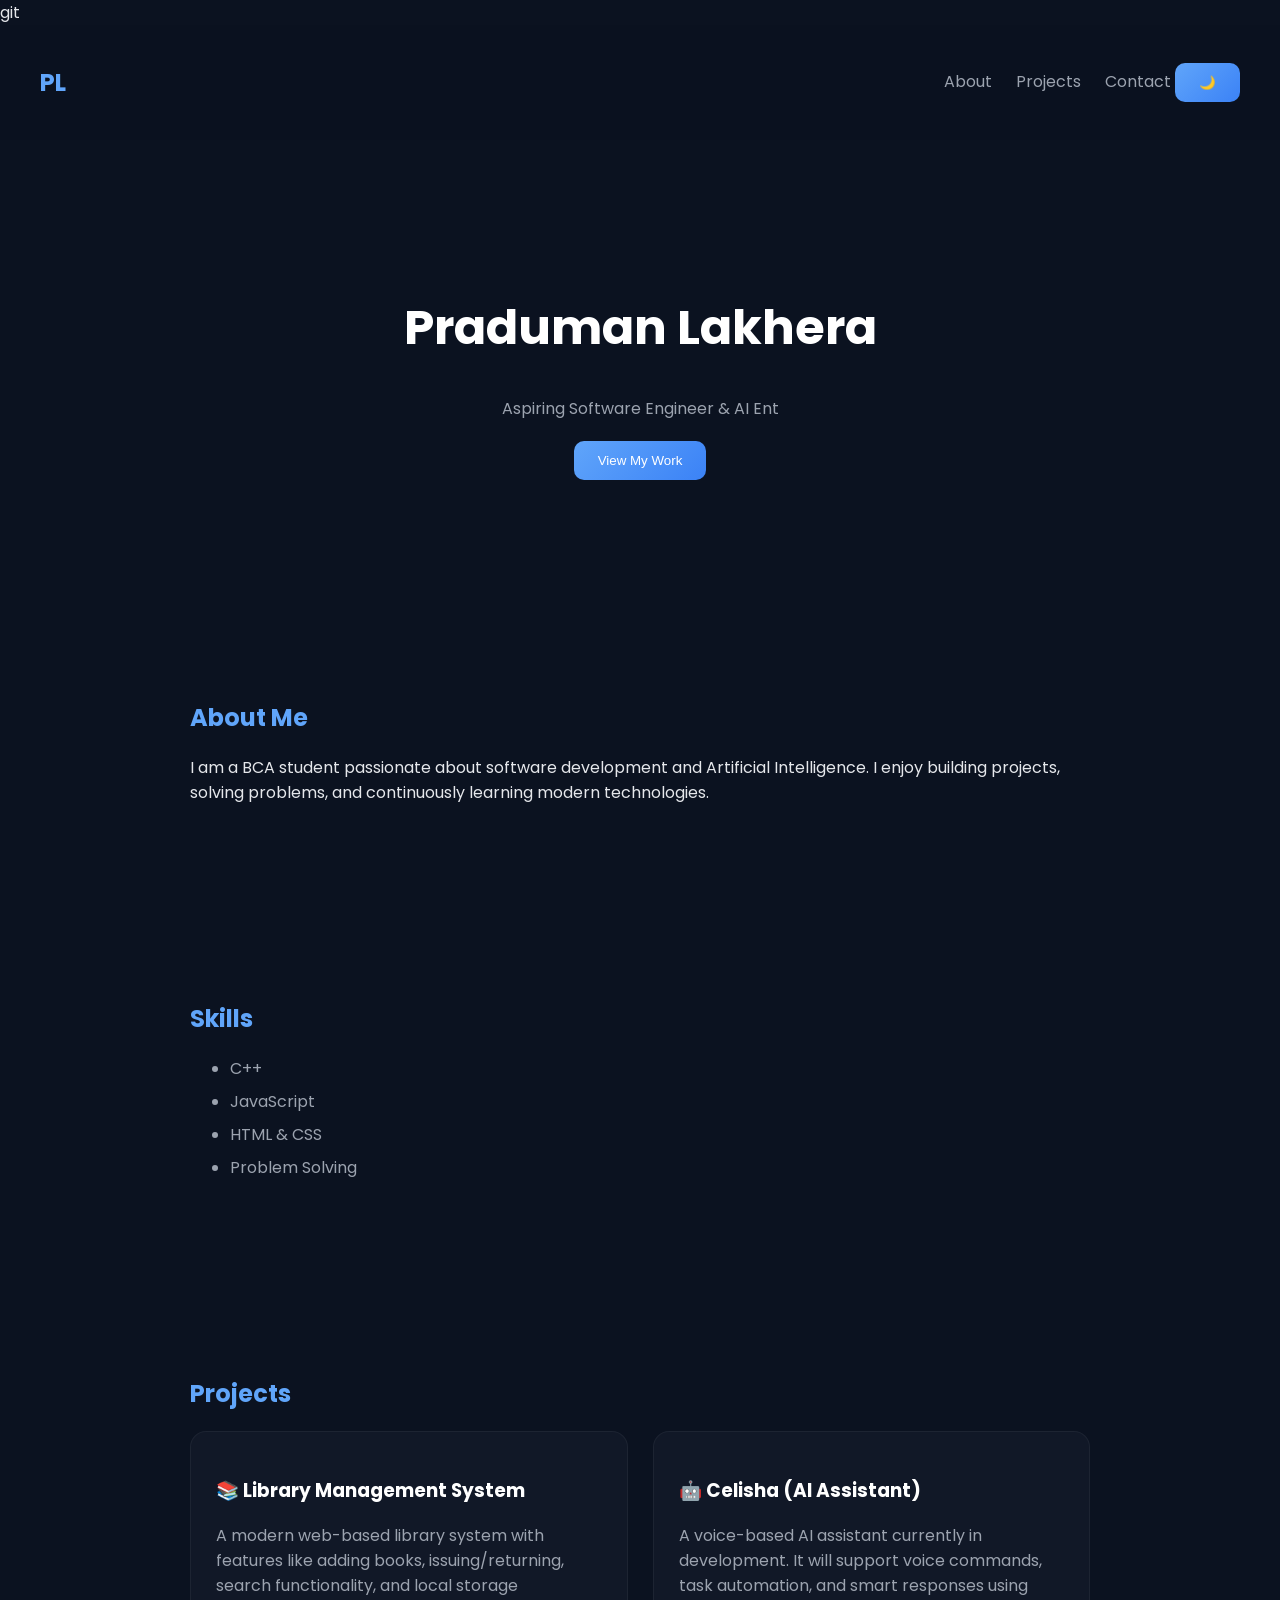
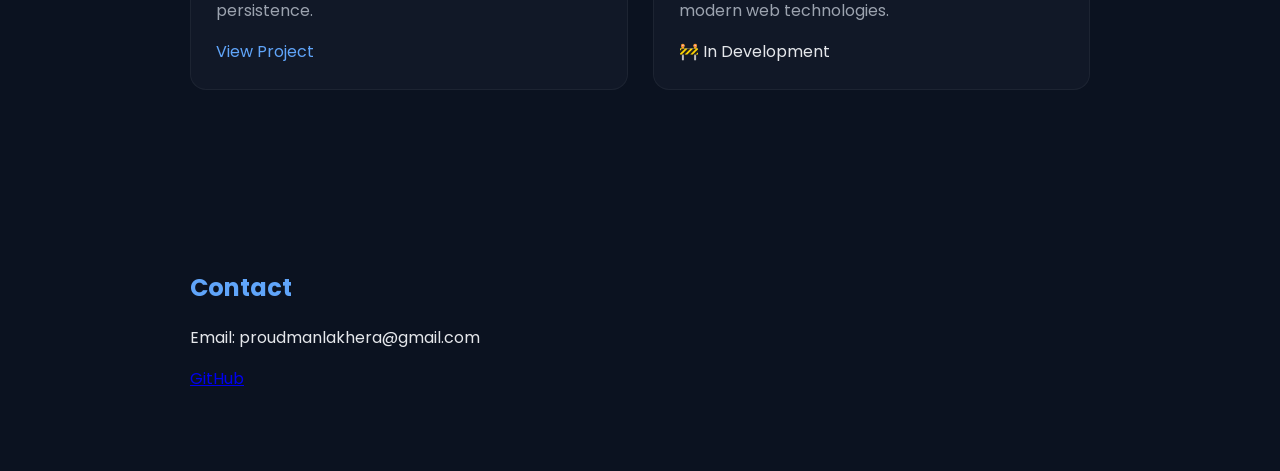
<file: index.html>
git <!DOCTYPE html>
<html lang="en">
<head>
    <meta charset="UTF-8">
    <meta name="viewport" content="width=device-width, initial-scale=1.0">
    <title>Praduman Lakhera | Portfolio</title>

    <link rel="stylesheet" href="style.css">

    <!-- Google Font -->
    <link href="https://fonts.googleapis.com/css2?family=Poppins:wght@300;500;700&display=swap" rel="stylesheet">
</head>
<body>

    <!-- 🔹 NAVBAR -->
    <nav>
        <h2>PL</h2>
        <div>
            <a href="#about">About</a>
            <a href="#projects">Projects</a>
            <a href="#contact">Contact</a>
            <button onclick="toggleTheme()">🌙</button>
        </div>
    </nav>

    <!-- 🔹 HERO -->
    <header>
        <h1>Praduman Lakhera</h1>
        <p id="typing"></p>
        <button onclick="scrollToProjects()">View My Work</button>
    </header>

    <!-- 🔹 ABOUT -->
    <section id="about">
        <h2>About Me</h2>
        <p>
            I am a BCA student passionate about software development and Artificial Intelligence.
            I enjoy building projects, solving problems, and continuously learning modern technologies.
        </p>
    </section>

    <!-- 🔹 SKILLS -->
    <section id="skills">
        <h2>Skills</h2>
        <ul>
            <li>C++</li>
            <li>JavaScript</li>
            <li>HTML & CSS</li>
            <li>Problem Solving</li>
        </ul>
    </section>

   <!-- PROJECTS -->
<section id="projects">
    <h2>Projects</h2>

    <div class="projects-container">

        <!-- Library System -->
        <div class="card">
            <h3>📚 Library Management System</h3>
            <p>
                A modern web-based library system with features like adding books, issuing/returning,
                search functionality, and local storage persistence.
            </p>
            <a href="https://github.com/PradumanLakhera" target="_blank">View Project</a>
        </div>

        <!-- Celisha -->
        <div class="card">
            <h3>🤖 Celisha (AI Assistant)</h3>
            <p>
                A voice-based AI assistant currently in development. It will support voice commands,
                task automation, and smart responses using modern web technologies.
            </p>
            <span class="dev-tag">🚧 In Development</span>
        </div>

    </div>
</section>

    <!-- 🔹 CONTACT -->
    <section id="contact">
        <h2>Contact</h2>
        <p>Email: proudmanlakhera@gmail.com</p>
        <a href="https://github.com/PradumanLakhera" target="_blank">GitHub</a>
    </section>

    <!-- 🔹 JS LINK -->
    <script src="portfolio.js"></script>

</body>
</html>
</file>
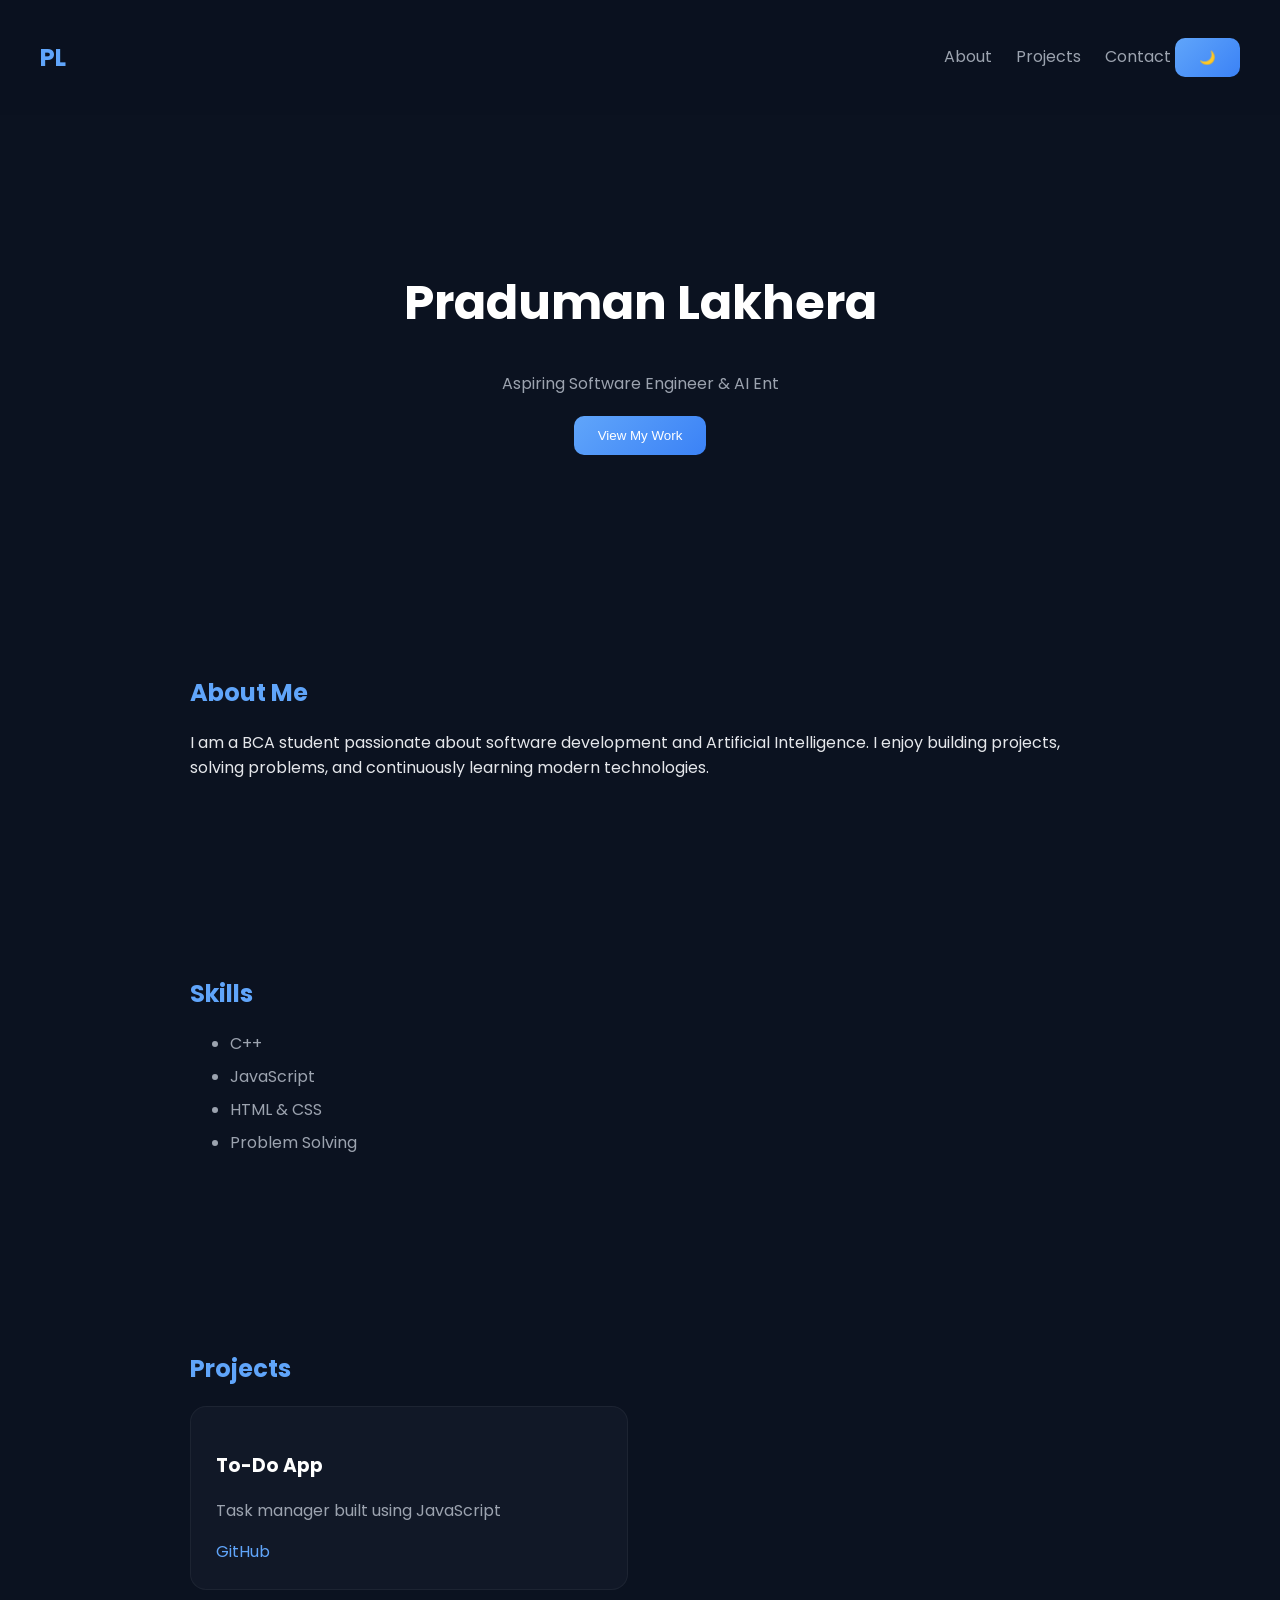
<file: UI.html>
<!DOCTYPE html>
<html lang="en">
<head>
    <meta charset="UTF-8">
    <meta name="viewport" content="width=device-width, initial-scale=1.0">
    <title>Praduman Lakhera | Portfolio</title>

    <link rel="stylesheet" href="style.css">

    <!-- Google Font -->
    <link href="https://fonts.googleapis.com/css2?family=Poppins:wght@300;500;700&display=swap" rel="stylesheet">
</head>
<body>

    <!-- 🔹 NAVBAR -->
    <nav>
        <h2>PL</h2>
        <div>
            <a href="#about">About</a>
            <a href="#projects">Projects</a>
            <a href="#contact">Contact</a>
            <button onclick="toggleTheme()">🌙</button>
        </div>
    </nav>

    <!-- 🔹 HERO -->
    <header>
        <h1>Praduman Lakhera</h1>
        <p id="typing"></p>
        <button onclick="scrollToProjects()">View My Work</button>
    </header>

    <!-- 🔹 ABOUT -->
    <section id="about">
        <h2>About Me</h2>
        <p>
            I am a BCA student passionate about software development and Artificial Intelligence.
            I enjoy building projects, solving problems, and continuously learning modern technologies.
        </p>
    </section>

    <!-- 🔹 SKILLS -->
    <section id="skills">
        <h2>Skills</h2>
        <ul>
            <li>C++</li>
            <li>JavaScript</li>
            <li>HTML & CSS</li>
            <li>Problem Solving</li>
        </ul>
    </section>

    <!-- 🔹 PROJECTS -->
    <section id="projects">
        <h2>Projects</h2>

        <div class="projects-container">
            <div class="card">
                <h3>To-Do App</h3>
                <p>Task manager built using JavaScript</p>
                <a href="#" target="_blank">GitHub</a>
            </div>

            <div class="card">
                <h3>Weather App</h3>
                <p>Weather app using API</p>
                <a href="#" target="_blank">GitHub</a>
            </div>
        </div>
    </section>

    <!-- 🔹 CONTACT -->
    <section id="contact">
        <h2>Contact</h2>
        <p>Email: proudmanlakhera@gmail.com</p>
        <a href="https://github.com/PradumanLakhera" target="_blank">GitHub</a>
    </section>

    <!-- 🔹 JS LINK -->
    <script src="portfolio.js"></script>

</body>
</html>
</file>
<file: style.css>
/* 🔹 GLOBAL */
body {
    margin: 0;
    font-family: 'Poppins', sans-serif;
    background: #0b1220;
    color: #e5e7eb;
}

html {
    scroll-behavior: smooth;
}

/* 🔹 NAVBAR */
nav {
    display: flex;
    justify-content: space-between;
    align-items: center;
    padding: 20px 40px;
    background: rgba(11, 18, 32, 0.8);
    backdrop-filter: blur(10px);
    position: sticky;
    top: 0;
}

nav h2 {
    color: #60a5fa;
}

nav a {
    color: #9ca3af;
    margin-left: 20px;
    text-decoration: none;
    transition: 0.3s;
}

nav a:hover {
    color: #60a5fa;
}

nav a.active {
    color: #60a5fa;
}

/* 🔹 HERO */
header {
    text-align: center;
    padding: 120px 20px;
}

header h1 {
    font-size: 3rem;
    color: #ffffff;
}

header p {
    color: #9ca3af;
    margin-bottom: 20px;
}

/* 🔹 BUTTON */
button {
    background: linear-gradient(135deg, #60a5fa, #3b82f6);
    border: none;
    padding: 12px 24px;
    border-radius: 10px;
    color: white;
    font-weight: 500;
    cursor: pointer;
    transition: 0.3s;
}

button:hover {
    transform: translateY(-2px);
    box-shadow: 0 8px 20px rgba(59, 130, 246, 0.3);
}

/* 🔹 SECTIONS */
section {
    max-width: 900px;
    margin: auto;
    padding: 80px 20px;
}

h2 {
    color: #60a5fa;
    margin-bottom: 20px;
}

/* 🔹 SKILLS */
ul li {
    margin: 8px 0;
    color: #9ca3af;
}

/* 🔹 PROJECT CARDS */
.projects-container {
    display: grid;
    grid-template-columns: repeat(auto-fit, minmax(250px, 1fr));
    gap: 25px;
}

.card {
    background: #111827;
    padding: 25px;
    border-radius: 16px;
    transition: 0.3s;
    border: 1px solid rgba(255,255,255,0.05);
}

.card h3 {
    color: #ffffff;
}

.card p {
    color: #9ca3af;
}

.card a {
    color: #60a5fa;
    text-decoration: none;
}

.card:hover {
    transform: translateY(-6px);
    box-shadow: 0 10px 30px rgba(0,0,0,0.4);
}

/* 🔹 SCROLL ANIMATION */
.hidden {
    opacity: 0;
    transform: translateY(40px);
    transition: 0.6s;
}

.show {
    opacity: 1;
    transform: translateY(0);
}

/* 🔹 LIGHT MODE (Improved) */
.light-mode {
    background: #f9fafb;
    color: #111827;
}

.light-mode nav {
    background: rgba(255,255,255,0.8);
}

.light-mode .card {
    background: #ffffff;
    border: 1px solid #e5e7eb;
}

.light-mode h2 {
    color: #2563eb;
}
</file>
